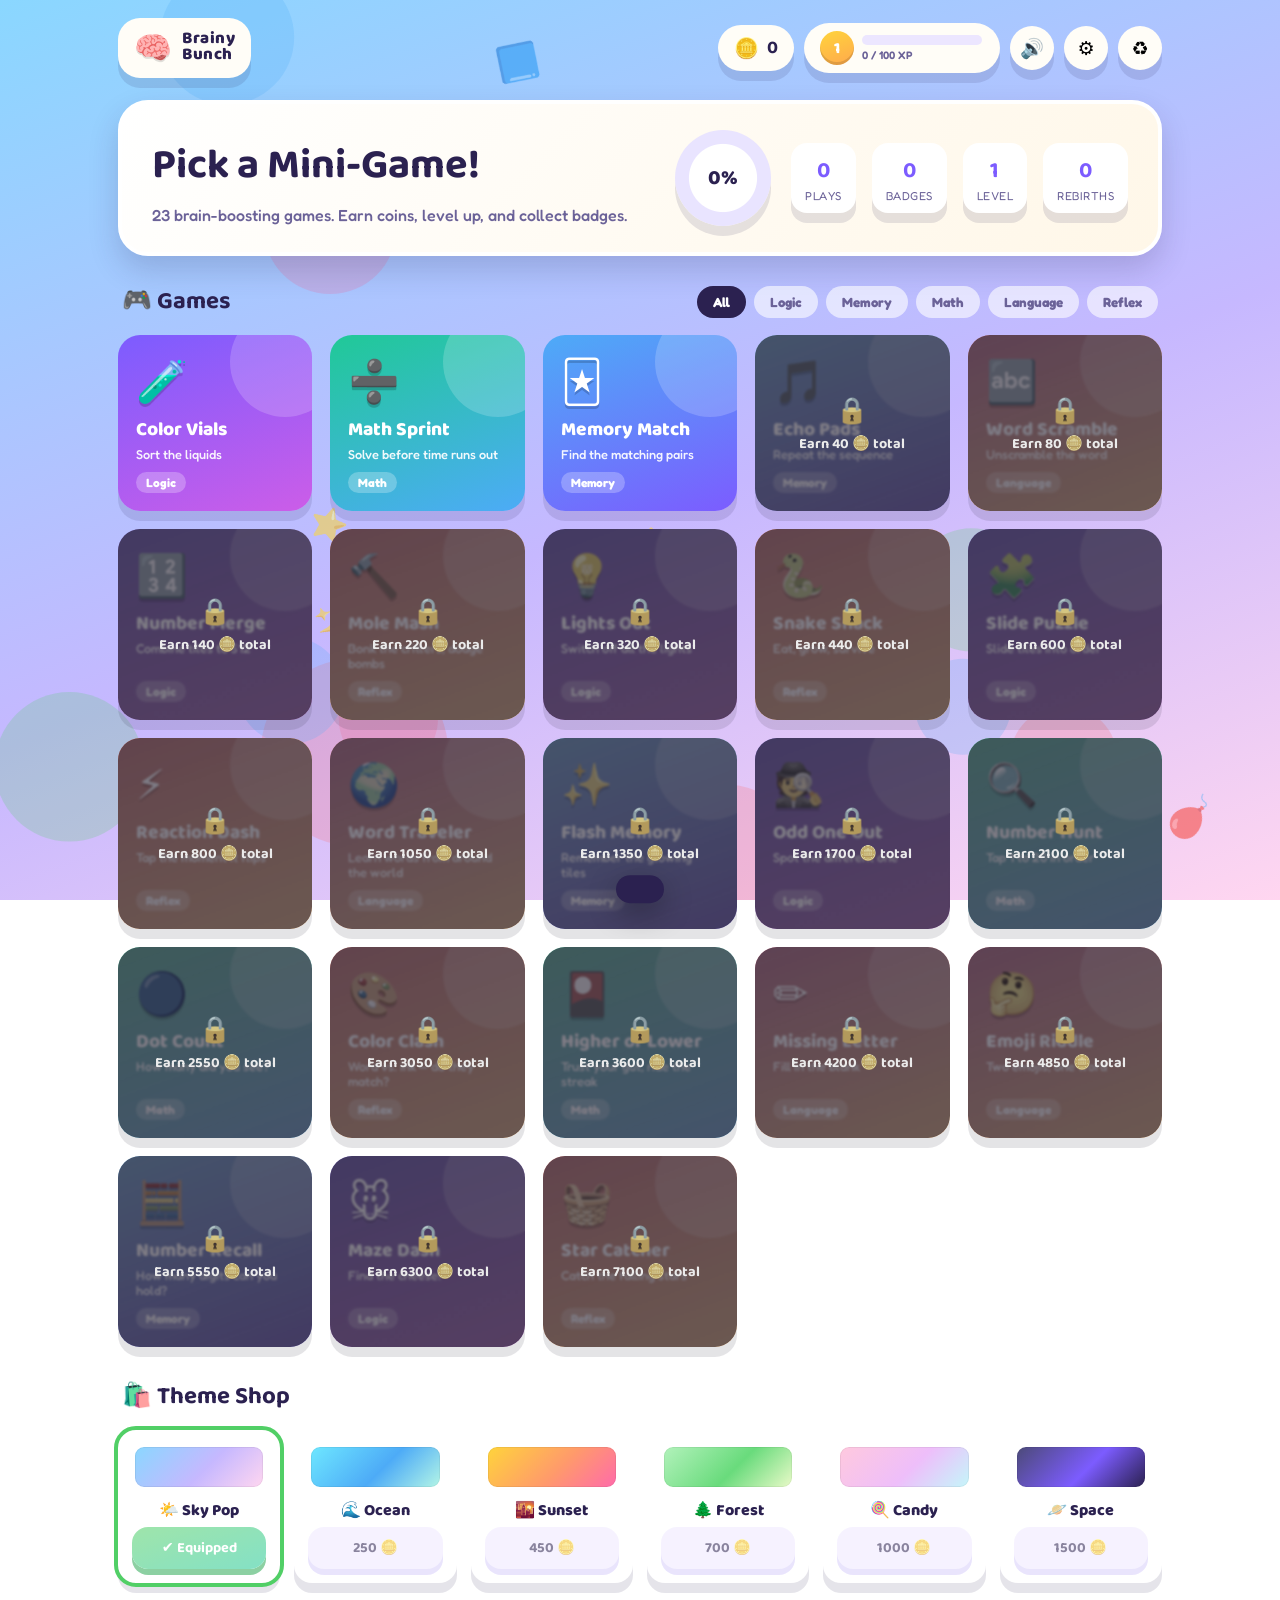
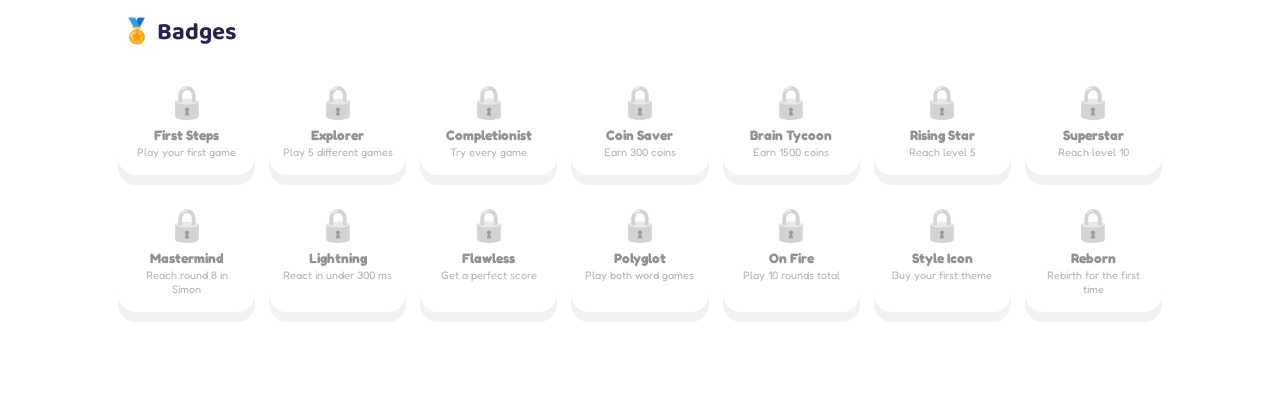
<file: Brainy Bunch mobile redesign/arcade/index.html>
<!DOCTYPE html>
<html lang="en">
<head>
  <meta charset="UTF-8" />
  <meta name="viewport" content="width=device-width, initial-scale=1.0, maximum-scale=1.0, user-scalable=no, viewport-fit=cover" />
  <meta name="theme-color" content="#8ad7ff" />
  <title>Brainy Bunch — Mini-Game Arcade</title>
  <link rel="preconnect" href="https://fonts.googleapis.com" />
  <link rel="preconnect" href="https://fonts.gstatic.com" crossorigin />
  <link href="https://fonts.googleapis.com/css2?family=Fredoka:wght@400;500;600;700&family=Baloo+2:wght@600;700;800&display=swap" rel="stylesheet" />
  <link rel="stylesheet" href="css/style.css" />
</head>
<body>
  <!-- Decorative animated background -->
  <canvas id="bg-canvas" aria-hidden="true"></canvas>

  <div class="app-shell">
    <!-- Top HUD (compact + sticky on mobile) -->
    <header class="topbar">
      <button class="logo" id="logo-btn" title="Home">
        <span class="logo-mark">🧠</span>
        <span class="logo-text">Brainy<br>Bunch</span>
      </button>

      <div class="hud">
        <div class="hud-chip" id="coins-chip" title="Coins">
          <span class="chip-icon">🪙</span>
          <span class="chip-value" id="coin-count">0</span>
        </div>
        <div class="hud-chip level-chip" id="level-chip" title="Level &amp; XP">
          <span class="chip-icon level-badge" id="level-badge">1</span>
          <div class="xp-wrap">
            <div class="xp-bar"><div class="xp-fill" id="xp-fill"></div></div>
            <span class="xp-text" id="xp-text">0 / 100 XP</span>
          </div>
        </div>
        <button class="icon-btn" id="sound-btn" title="Sound on/off">🔊</button>
        <button class="icon-btn" id="settings-btn" title="Settings">⚙️</button>
        <button class="icon-btn topbar-reset" id="reset-btn" title="Reset progress">♻️</button>
      </div>
    </header>

    <main id="main">
      <!-- HOME SCREEN -->
      <section class="screen" id="home-screen" data-tab="games">
        <!-- ===== GAMES TAB ===== -->
        <div class="tab-panel" id="tab-games">
          <div class="hero" id="hero">
            <button class="hero-toggle" id="hero-toggle" aria-expanded="false">
              <div class="ring" id="completion-ring"><span id="completion-pct">0%</span></div>
              <div class="hero-headline">
                <h1>Pick a Mini-Game!</h1>
                <p id="hero-sub">Brain-boosting games. Earn coins, level up, and collect badges.</p>
              </div>
              <span class="hero-chevron" aria-hidden="true">▼</span>
            </button>
            <div class="hero-body" id="hero-body">
              <div class="hero-stats">
                <div><strong id="games-played-stat">0</strong><span>plays</span></div>
                <div><strong id="badges-stat">0</strong><span>badges</span></div>
                <div><strong id="best-streak-stat">0</strong><span>level</span></div>
                <div><strong id="rebirth-stat">0</strong><span>rebirths</span></div>
              </div>
              <button class="rebirth-btn hidden" id="rebirth-btn">🌀 Rebirth — reset &amp; boost all rewards</button>
            </div>
          </div>

          <div class="section-head">
            <h2>🎮 Games</h2>
            <div class="filter-tabs" id="filter-tabs">
              <button class="tab active" data-cat="all">All</button>
              <button class="tab" data-cat="logic">Logic</button>
              <button class="tab" data-cat="memory">Memory</button>
              <button class="tab" data-cat="math">Math</button>
              <button class="tab" data-cat="language">Language</button>
              <button class="tab" data-cat="reflex">Reflex</button>
            </div>
          </div>

          <div class="game-grid" id="game-grid"></div>
        </div>

        <!-- ===== SHOP TAB ===== -->
        <div class="tab-panel" id="tab-shop">
          <div class="section-head"><h2>🛍️ Theme Shop</h2></div>
          <div class="shop-grid" id="shop-grid"></div>
        </div>

        <!-- ===== BADGES TAB ===== -->
        <div class="tab-panel" id="tab-badges">
          <div class="section-head"><h2>🏅 Badges</h2></div>
          <div class="badge-grid" id="badge-grid"></div>
        </div>
      </section>

      <!-- GAME SCREEN -->
      <section class="screen hidden" id="play-screen">
        <div class="play-top">
          <button class="back-btn" id="back-btn" title="Back to menu">‹</button>
          <div class="play-title">
            <span class="play-emoji" id="play-emoji">🎯</span>
            <div>
              <h2 id="play-name">Game</h2>
              <p id="play-desc">Description</p>
            </div>
          </div>
          <div class="play-hud" id="play-hud"></div>
        </div>
        <div class="stage" id="stage"></div>
      </section>
    </main>
  </div>

  <!-- Bottom nav (mobile only) -->
  <nav class="bottom-nav" id="bottom-nav">
    <button class="bnav-btn active" data-tab="games"><span class="bnav-ico">🎮</span>Games</button>
    <button class="bnav-btn" data-tab="shop"><span class="bnav-ico">🛍️</span>Shop</button>
    <button class="bnav-btn" data-tab="badges"><span class="bnav-ico">🏅</span>Badges</button>
  </nav>

  <!-- Particle / confetti overlay -->
  <canvas id="fx-canvas" aria-hidden="true"></canvas>

  <!-- Toast -->
  <div class="toast" id="toast"></div>

  <!-- Result modal / bottom sheet -->
  <div class="modal-backdrop hidden" id="modal-backdrop">
    <div class="modal" id="modal">
      <div class="sheet-grabber" aria-hidden="true"></div>
      <div class="modal-emoji" id="modal-emoji">🎉</div>
      <h2 id="modal-title">Nice!</h2>
      <p id="modal-msg">You did it.</p>
      <div class="modal-rewards" id="modal-rewards"></div>
      <div class="modal-actions">
        <button class="btn btn-primary" id="modal-again">Play again</button>
        <button class="btn btn-ghost" id="modal-menu">Menu</button>
      </div>
    </div>
  </div>

  <!-- Settings modal / bottom sheet -->
  <div class="modal-backdrop hidden" id="settings-backdrop">
    <div class="modal settings-modal">
      <div class="sheet-grabber" aria-hidden="true"></div>
      <div class="modal-emoji">⚙️</div>
      <h2>Settings</h2>
      <div class="setting-row">
        <label for="music-slider">🎵 Music</label>
        <input type="range" class="vol" id="music-slider" min="0" max="100" value="35" />
        <span class="setting-val" id="music-val">35%</span>
      </div>
      <div class="setting-row">
        <label for="sfx-slider">🔔 Sounds</label>
        <input type="range" class="vol" id="sfx-slider" min="0" max="100" value="100" />
        <span class="setting-val" id="sfx-val">100%</span>
      </div>
      <p class="settings-note">The 🔊 button up top mutes everything at once.</p>
      <div class="modal-actions modal-actions-col">
        <button class="btn btn-danger" id="reset-btn-2">♻️ Reset all progress…</button>
        <button class="btn btn-primary" id="settings-close">Done</button>
      </div>
    </div>
  </div>

  <!-- Scripts -->
  <script src="js/fx.js"></script>
  <script src="js/engine.js"></script>
  <script src="js/games/vials.js"></script>
  <script src="js/games/math.js"></script>
  <script src="js/games/memory.js"></script>
  <script src="js/games/simon.js"></script>
  <script src="js/games/scramble.js"></script>
  <script src="js/games/merge.js"></script>
  <script src="js/games/whack.js"></script>
  <script src="js/games/lightsout.js"></script>
  <script src="js/games/snake.js"></script>
  <script src="js/games/slider.js"></script>
  <script src="js/games/reaction.js"></script>
  <script src="js/games/translate.js"></script>
  <script src="js/games/pattern.js"></script>
  <script src="js/games/oddone.js"></script>
  <script src="js/games/numberhunt.js"></script>
  <script src="js/games/dots.js"></script>
  <script src="js/games/stroop.js"></script>
  <script src="js/games/higherlower.js"></script>
  <script src="js/games/missing.js"></script>
  <script src="js/games/emojiriddle.js"></script>
  <script src="js/games/digits.js"></script>
  <script src="js/games/maze.js"></script>
  <script src="js/games/catch.js"></script>
  <script src="js/main.js"></script>
</body>
</html>
</file>
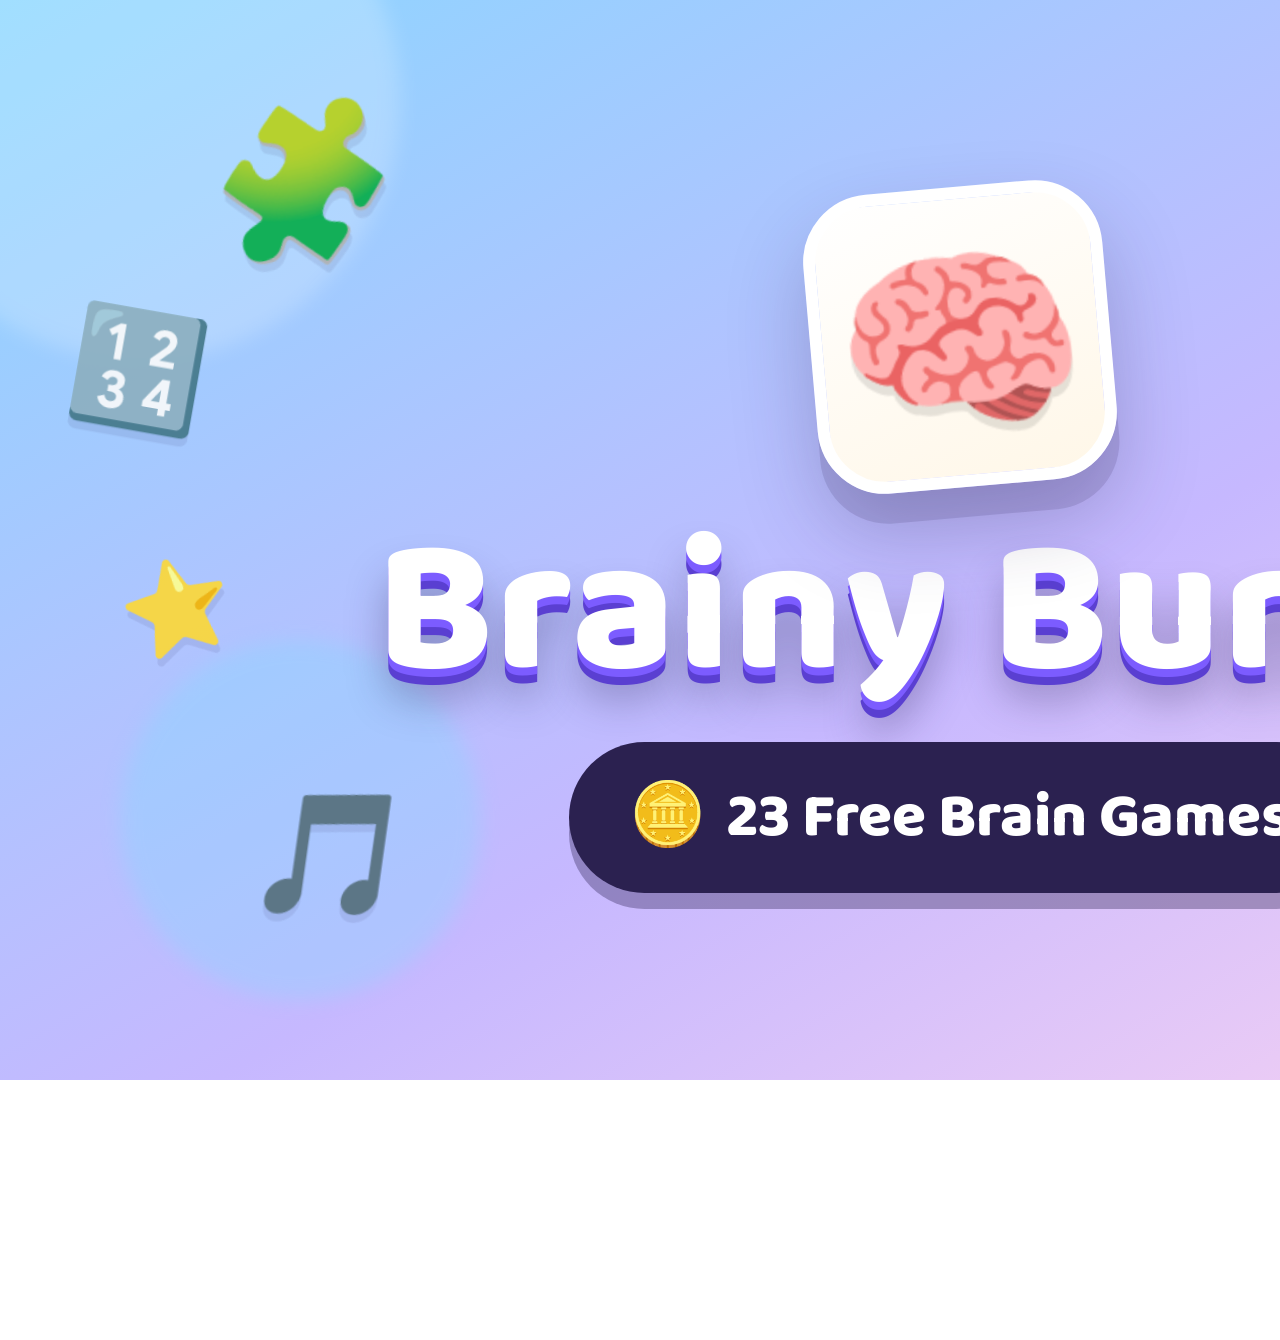
<file: portal/cover.html>
<!DOCTYPE html>
<html lang="en">
<head>
<meta charset="UTF-8" />
<link rel="preconnect" href="https://fonts.googleapis.com" />
<link rel="preconnect" href="https://fonts.gstatic.com" crossorigin />
<link href="https://fonts.googleapis.com/css2?family=Baloo+2:wght@700;800&family=Fredoka:wght@500;600;700&display=swap" rel="stylesheet" />
<style>
  * { margin: 0; padding: 0; box-sizing: border-box; }
  html, body { width: 1920px; height: 1080px; overflow: hidden; }
  body {
    font-family: 'Fredoka', system-ui, sans-serif;
    background: linear-gradient(150deg, #8ad7ff 0%, #c6b8ff 55%, #ffd6f0 100%);
    position: relative;
  }
  /* soft glow blobs */
  .blob { position: absolute; border-radius: 50%; filter: blur(10px); opacity: .5; }
  .b1 { width: 520px; height: 520px; background: #ffffff66; top: -160px; left: -120px; }
  .b2 { width: 640px; height: 640px; background: #ffd6f088; bottom: -260px; right: -160px; }
  .b3 { width: 360px; height: 360px; background: #6ee7ff77; bottom: 80px; left: 120px; }

  /* scattered decorative emoji */
  .deco { position: absolute; opacity: .9; filter: drop-shadow(0 8px 0 rgba(43,33,80,.10)); }

  .stage { position: absolute; inset: 0; display: flex; flex-direction: column;
           align-items: center; justify-content: center; gap: 40px; }

  .badge {
    width: 300px; height: 300px; border-radius: 68px;
    background: linear-gradient(160deg, #ffffff, #fff7e8);
    border: 12px solid #ffffff;
    box-shadow: 0 30px 0 rgba(43,33,80,.14), 0 40px 80px rgba(43,33,80,.25);
    display: grid; place-items: center;
    transform: rotate(-5deg);
  }
  .badge span { font-size: 200px; line-height: 1; filter: drop-shadow(0 10px 0 rgba(0,0,0,.10)); }

  .title {
    font-family: 'Baloo 2', sans-serif; font-weight: 800;
    font-size: 190px; line-height: .92; color: #fff; text-align: center;
    letter-spacing: 2px;
    text-shadow: 0 8px 0 #7c5cff, 0 16px 0 #5a3fd1, 0 30px 40px rgba(43,33,80,.35);
  }
  .tagpill {
    display: inline-flex; align-items: center; gap: 20px;
    background: #2b2150; color: #fff; font-family: 'Baloo 2', sans-serif; font-weight: 800;
    font-size: 62px; padding: 26px 60px; border-radius: 999px;
    box-shadow: 0 16px 0 rgba(43,33,80,.35);
  }
  .tagpill .coin { color: #ffd43b; }
</style>
</head>
<body>
  <div class="blob b1"></div>
  <div class="blob b2"></div>
  <div class="blob b3"></div>

  <!-- decorative game emojis -->
  <div class="deco" style="top:90px;  left:210px;  font-size:150px; transform:rotate(-12deg)">🧩</div>
  <div class="deco" style="top:300px; left:70px;   font-size:110px; transform:rotate(10deg)">🔢</div>
  <div class="deco" style="bottom:150px;left:250px; font-size:130px; transform:rotate(8deg)">🎵</div>
  <div class="deco" style="top:140px;  right:230px; font-size:150px; transform:rotate(12deg)">🎯</div>
  <div class="deco" style="top:380px;  right:90px;  font-size:120px; transform:rotate(-9deg)">🃏</div>
  <div class="deco" style="bottom:130px;right:250px; font-size:135px; transform:rotate(-11deg)">⚡</div>
  <div class="deco" style="bottom:400px;right:120px; font-size:90px;  transform:rotate(14deg)">🪙</div>
  <div class="deco" style="bottom:420px;left:120px;  font-size:90px;  transform:rotate(-14deg)">⭐</div>

  <div class="stage">
    <div class="badge"><span>🧠</span></div>
    <div class="title">Brainy&nbsp;Bunch</div>
    <div class="tagpill"><span class="coin">🪙</span> 23 Free Brain Games</div>
  </div>
</body>
</html>
</file>
<file: Brainy Bunch mobile redesign/arcade/css/style.css>
/* ===================================================================
   Brainy Bunch — cartoony mini-game arcade
   =================================================================== */

:root {
  --sky-1: #8ad7ff;
  --sky-2: #c6b8ff;
  --sky-3: #ffd6f0;

  --ink: #2b2150;
  --ink-soft: #6b6298;
  --paper: #fffdf7;
  --paper-2: #fff7e8;

  --p-red:    #ff6b6b;
  --p-orange: #ffa94d;
  --p-yellow: #ffd43b;
  --p-green:  #51cf66;
  --p-teal:   #20c997;
  --p-blue:   #4dabf7;
  --p-indigo: #7c5cff;
  --p-pink:   #f06595;
  --p-purple: #cc5de8;

  --good: #2fbf71;
  --bad: #ff5d6c;

  --shadow: 0 10px 0 rgba(43, 33, 80, 0.12);
  --shadow-soft: 0 14px 30px rgba(43, 33, 80, 0.18);
  --radius: 22px;
  --radius-lg: 30px;

  --font-display: 'Baloo 2', 'Fredoka', system-ui, sans-serif;
  --font-body: 'Fredoka', system-ui, 'Segoe UI', sans-serif;
}

* { box-sizing: border-box; }
html, body { height: 100%; }

body {
  margin: 0;
  font-family: var(--font-body);
  color: var(--ink);
  background: linear-gradient(160deg, var(--sky-1) 0%, var(--sky-2) 55%, var(--sky-3) 100%);
  background-attachment: fixed;
  overflow-x: hidden;
  -webkit-tap-highlight-color: transparent;
}

#bg-canvas {
  position: fixed; inset: 0;
  width: 100%; height: 100%;
  z-index: 0;
  pointer-events: none;
}

#fx-canvas {
  position: fixed; inset: 0;
  width: 100%; height: 100%;
  z-index: 90;
  pointer-events: none;
}

button { font-family: inherit; }

.hidden { display: none !important; }

/* ---------- App shell ---------- */
.app-shell {
  position: relative;
  z-index: 1;
  max-width: 1080px;
  margin: 0 auto;
  padding: 18px 18px 60px;
}

/* ---------- Top bar ---------- */
.topbar {
  display: flex;
  align-items: center;
  justify-content: space-between;
  gap: 14px;
  flex-wrap: wrap;
  margin-bottom: 22px;
}

.logo {
  display: flex;
  align-items: center;
  gap: 10px;
  border: none;
  background: var(--paper);
  border-radius: var(--radius);
  padding: 10px 16px 12px;
  cursor: pointer;
  box-shadow: var(--shadow);
  transition: transform .12s ease;
}
.logo:active { transform: translateY(3px); box-shadow: 0 6px 0 rgba(43,33,80,.12); }
.logo-mark { font-size: 1.9rem; filter: drop-shadow(0 2px 0 rgba(0,0,0,.12)); }
.logo-text {
  font-family: var(--font-display);
  font-weight: 800;
  font-size: 1.05rem;
  line-height: .95;
  text-align: left;
  color: var(--ink);
  letter-spacing: .5px;
}

.hud {
  display: flex;
  align-items: center;
  gap: 10px;
  flex-wrap: wrap;
}

.hud-chip {
  display: flex;
  align-items: center;
  gap: 8px;
  background: var(--paper);
  border-radius: 999px;
  padding: 8px 16px;
  box-shadow: var(--shadow);
  font-weight: 700;
}
.chip-icon { font-size: 1.25rem; }
.chip-value { font-family: var(--font-display); font-size: 1.15rem; }

.level-chip { padding-right: 18px; }
.level-badge {
  display: grid; place-items: center;
  width: 34px; height: 34px;
  background: linear-gradient(160deg, var(--p-yellow), var(--p-orange));
  color: #fff;
  border-radius: 50%;
  font-family: var(--font-display);
  font-weight: 800;
  font-size: 1rem;
  box-shadow: inset 0 -3px 0 rgba(0,0,0,.12);
}
.xp-wrap { display: flex; flex-direction: column; gap: 3px; min-width: 120px; }
.xp-bar {
  height: 10px;
  background: #ece6ff;
  border-radius: 999px;
  overflow: hidden;
}
.xp-fill {
  height: 100%; width: 0%;
  background: linear-gradient(90deg, var(--p-indigo), var(--p-pink));
  border-radius: 999px;
  transition: width .5s cubic-bezier(.2,.9,.3,1.2);
}
.xp-text { font-size: .68rem; color: var(--ink-soft); font-weight: 600; }

.icon-btn {
  width: 44px; height: 44px;
  border: none;
  background: var(--paper);
  border-radius: 50%;
  font-size: 1.2rem;
  cursor: pointer;
  box-shadow: var(--shadow);
  transition: transform .12s ease;
}
.icon-btn:active { transform: translateY(3px); box-shadow: 0 5px 0 rgba(43,33,80,.12); }
.icon-btn.muted { opacity: .55; }

/* ---------- Hero ---------- */
.hero {
  display: flex;
  align-items: center;
  justify-content: space-between;
  gap: 20px;
  flex-wrap: wrap;
  background: linear-gradient(135deg, #ffffff 0%, var(--paper-2) 100%);
  border-radius: var(--radius-lg);
  padding: 26px 30px;
  box-shadow: var(--shadow-soft);
  margin-bottom: 26px;
  border: 4px solid #fff;
}
.hero-text h1 {
  font-family: var(--font-display);
  font-size: clamp(1.7rem, 4vw, 2.6rem);
  margin: 0 0 6px;
  color: var(--ink);
}
.hero-text p { margin: 0; color: var(--ink-soft); font-weight: 500; }

.hero-progress { display: flex; align-items: center; gap: 22px; }
.ring {
  --pct: 0;
  width: 96px; height: 96px;
  border-radius: 50%;
  display: grid; place-items: center;
  background:
    radial-gradient(closest-side, #fff 70%, transparent 72% 100%),
    conic-gradient(var(--p-green) calc(var(--pct) * 1%), #e9e4ff 0);
  font-family: var(--font-display);
  font-weight: 800;
  font-size: 1.3rem;
  color: var(--ink);
  box-shadow: var(--shadow);
}
.hero-stats { display: flex; gap: 16px; }
.hero-stats > div {
  display: flex; flex-direction: column; align-items: center;
  background: #fff; border-radius: 16px; padding: 10px 14px;
  box-shadow: var(--shadow); min-width: 64px;
}
.hero-stats strong { font-family: var(--font-display); font-size: 1.4rem; color: var(--p-indigo); }
.hero-stats span { font-size: .72rem; color: var(--ink-soft); text-transform: uppercase; letter-spacing: .5px; }

/* ---------- Sections ---------- */
.section-head {
  display: flex; align-items: center; justify-content: space-between;
  flex-wrap: wrap; gap: 12px;
  margin: 8px 4px 14px;
}
.section-head h2 { font-family: var(--font-display); margin: 0; font-size: 1.5rem; }

.filter-tabs { display: flex; gap: 8px; flex-wrap: wrap; }
.tab {
  border: none;
  background: rgba(255,255,255,.6);
  color: var(--ink-soft);
  font-weight: 700;
  padding: 8px 16px;
  border-radius: 999px;
  cursor: pointer;
  transition: all .15s ease;
}
.tab:hover { background: #fff; }
.tab.active { background: var(--ink); color: #fff; }

/* ---------- Game grid ---------- */
.game-grid {
  display: grid;
  grid-template-columns: repeat(auto-fill, minmax(190px, 1fr));
  gap: 18px;
  margin-bottom: 30px;
}

.game-card {
  position: relative;
  border: none;
  text-align: left;
  border-radius: var(--radius);
  padding: 20px 18px 18px;
  cursor: pointer;
  color: #fff;
  overflow: hidden;
  box-shadow: var(--shadow);
  transition: transform .15s cubic-bezier(.2,.8,.3,1.4), box-shadow .15s ease;
  min-height: 150px;
  display: flex;
  flex-direction: column;
  justify-content: space-between;
}
.game-card::after {
  content: "";
  position: absolute; right: -28px; top: -28px;
  width: 110px; height: 110px;
  background: rgba(255,255,255,.18);
  border-radius: 50%;
}
.game-card:hover { transform: translateY(-6px) rotate(-1deg); box-shadow: 0 18px 0 rgba(43,33,80,.12); }
.game-card:active { transform: translateY(0); }

.gc-emoji { font-size: 2.6rem; filter: drop-shadow(0 3px 0 rgba(0,0,0,.18)); position: relative; z-index: 1; }
.gc-name { font-family: var(--font-display); font-weight: 800; font-size: 1.2rem; margin: 8px 0 2px; position: relative; z-index: 1; }
.gc-tag { font-size: .8rem; opacity: .92; font-weight: 500; position: relative; z-index: 1; }
.gc-meta {
  display: flex; align-items: center; gap: 6px;
  margin-top: 10px; position: relative; z-index: 1;
  font-size: .75rem; font-weight: 700;
}
.gc-cat {
  background: rgba(255,255,255,.25);
  padding: 3px 10px; border-radius: 999px;
}
.gc-best { margin-left: auto; background: rgba(0,0,0,.18); padding: 3px 10px; border-radius: 999px; }

.game-card.locked { cursor: not-allowed; filter: grayscale(.55) brightness(.92); }
.lock-overlay {
  position: absolute; inset: 0;
  background: rgba(40,30,70,.55);
  display: grid; place-items: center;
  z-index: 2;
  backdrop-filter: blur(1px);
}
.lock-overlay span { font-family: var(--font-display); font-weight: 700; font-size: .9rem; text-align: center; }
.lock-overlay .lock-icon { font-size: 1.6rem; display: block; }

/* ---------- Badge grid ---------- */
.badge-grid {
  display: grid;
  grid-template-columns: repeat(auto-fill, minmax(130px, 1fr));
  gap: 14px;
  margin-bottom: 30px;
}
.badge {
  background: #fff;
  border-radius: 18px;
  padding: 16px 12px;
  text-align: center;
  box-shadow: var(--shadow);
  transition: transform .15s ease;
}
.badge.locked { opacity: .5; filter: grayscale(1); }
.badge.earned { animation: pop .4s ease; }
.badge-icon { font-size: 2rem; }
.badge-name { font-weight: 700; font-size: .85rem; margin-top: 6px; }
.badge-desc { font-size: .68rem; color: var(--ink-soft); margin-top: 2px; }

/* ---------- Play screen ---------- */
.play-top {
  display: flex; align-items: center; gap: 16px; flex-wrap: wrap;
  background: #fff;
  border-radius: var(--radius);
  padding: 14px 18px;
  box-shadow: var(--shadow);
  margin-bottom: 18px;
}
.back-btn {
  border: none;
  background: var(--ink);
  color: #fff;
  font-weight: 700;
  font-size: 1rem;
  padding: 10px 18px;
  border-radius: 14px;
  cursor: pointer;
  box-shadow: 0 5px 0 rgba(43,33,80,.35);
  transition: transform .1s ease;
}
.back-btn:active { transform: translateY(4px); box-shadow: none; }
.play-title { display: flex; align-items: center; gap: 12px; flex: 1; min-width: 200px; }
.play-emoji { font-size: 2.2rem; }
.play-title h2 { font-family: var(--font-display); margin: 0; font-size: 1.4rem; }
.play-title p { margin: 0; color: var(--ink-soft); font-size: .85rem; }

.play-hud { display: flex; gap: 10px; flex-wrap: wrap; }
.stat-pill {
  background: var(--paper-2);
  border-radius: 14px;
  padding: 8px 14px;
  text-align: center;
  min-width: 70px;
  box-shadow: inset 0 -3px 0 rgba(43,33,80,.06);
}
.stat-pill .sp-label { font-size: .66rem; text-transform: uppercase; letter-spacing: .5px; color: var(--ink-soft); font-weight: 700; }
.stat-pill .sp-value { font-family: var(--font-display); font-size: 1.25rem; font-weight: 800; }
.stat-pill.flash { animation: flashPill .4s ease; }

.stage {
  background: linear-gradient(160deg, #ffffff, var(--paper-2));
  border-radius: var(--radius-lg);
  padding: 24px;
  min-height: 440px;
  box-shadow: var(--shadow-soft);
  border: 4px solid #fff;
  display: flex;
  flex-direction: column;
  align-items: center;
  justify-content: center;
  position: relative;
  overflow: hidden;
}
.stage.shake { animation: shake .4s ease; }

/* ---------- Generic UI bits used by games ---------- */
.btn {
  border: none;
  border-radius: 16px;
  padding: 12px 22px;
  font-family: var(--font-display);
  font-weight: 700;
  font-size: 1rem;
  cursor: pointer;
  transition: transform .1s ease, filter .1s ease;
}
.btn:active { transform: translateY(3px); }
.btn-primary {
  background: linear-gradient(160deg, var(--p-indigo), var(--p-purple));
  color: #fff;
  box-shadow: 0 6px 0 #5a3fd1;
}
.btn-primary:active { box-shadow: 0 3px 0 #5a3fd1; }
.btn-ghost {
  background: #efe9ff;
  color: var(--ink);
  box-shadow: 0 6px 0 #d8cffb;
}
.btn-ghost:active { box-shadow: 0 3px 0 #d8cffb; }
.btn-good { background: linear-gradient(160deg, var(--p-green), var(--p-teal)); color:#fff; box-shadow: 0 6px 0 #2faa57; }

.game-msg {
  font-family: var(--font-display);
  font-size: 1.3rem;
  text-align: center;
  color: var(--ink);
}
.game-sub { color: var(--ink-soft); text-align: center; margin-top: 4px; }

.choice-grid { display: grid; grid-template-columns: repeat(2, 1fr); gap: 14px; width: 100%; max-width: 460px; }
.choice {
  border: none;
  background: #fff;
  border-radius: 18px;
  padding: 18px;
  font-family: var(--font-display);
  font-size: 1.5rem;
  font-weight: 800;
  color: var(--ink);
  cursor: pointer;
  box-shadow: 0 6px 0 rgba(43,33,80,.12);
  transition: transform .08s ease;
}
.choice:hover { transform: translateY(-3px); }
.choice:active { transform: translateY(2px); box-shadow: 0 2px 0 rgba(43,33,80,.12); }
.choice.correct { background: var(--good); color: #fff; box-shadow: 0 6px 0 #259458; animation: pop .35s ease; }
.choice.wrong { background: var(--bad); color: #fff; box-shadow: 0 6px 0 #cc4654; animation: shake .35s ease; }

.countdown-big {
  font-family: var(--font-display);
  font-size: 6rem;
  font-weight: 800;
  color: var(--p-indigo);
  animation: pop .4s ease;
}

/* ---------- Toast ---------- */
.toast {
  position: fixed;
  left: 50%; bottom: 36px;
  transform: translate(-50%, 140%);
  background: var(--ink);
  color: #fff;
  padding: 14px 24px;
  border-radius: 999px;
  font-weight: 700;
  z-index: 120;
  box-shadow: 0 10px 30px rgba(0,0,0,.3);
  transition: transform .35s cubic-bezier(.2,.9,.3,1.4);
  max-width: 90vw;
  text-align: center;
}
.toast.show { transform: translate(-50%, 0); }

/* ---------- Modal ---------- */
.modal-backdrop {
  position: fixed; inset: 0;
  background: rgba(40,30,70,.5);
  backdrop-filter: blur(3px);
  display: grid; place-items: center;
  z-index: 110;
  animation: fade .25s ease;
}
.modal {
  background: linear-gradient(160deg, #fff, var(--paper-2));
  border-radius: var(--radius-lg);
  padding: 34px 32px 28px;
  width: min(420px, 90vw);
  text-align: center;
  box-shadow: var(--shadow-soft);
  border: 5px solid #fff;
  animation: popIn .45s cubic-bezier(.2,.9,.3,1.5);
}
.modal-emoji { font-size: 4rem; animation: bounce 1s ease infinite; }
.modal h2 { font-family: var(--font-display); font-size: 2rem; margin: 6px 0 4px; }
.modal p { color: var(--ink-soft); margin: 0 0 16px; font-weight: 500; }
.modal-rewards { display: flex; justify-content: center; gap: 12px; flex-wrap: wrap; margin-bottom: 20px; }
.reward-pill {
  background: #fff; border-radius: 14px; padding: 10px 16px;
  font-weight: 800; font-family: var(--font-display);
  box-shadow: var(--shadow); display: flex; align-items: center; gap: 6px;
}
.reward-pill.coins { color: var(--p-orange); }
.reward-pill.xp { color: var(--p-indigo); }
.modal-actions { display: flex; gap: 12px; justify-content: center; }

/* ---------- Settings ---------- */
.setting-row { display: flex; align-items: center; gap: 12px; margin: 18px 0; }
.setting-row label { font-weight: 700; min-width: 92px; text-align: left; }
.setting-val {
  min-width: 52px; text-align: right;
  font-family: var(--font-display); font-weight: 800; color: var(--p-indigo);
}
input[type="range"].vol {
  flex: 1;
  -webkit-appearance: none; appearance: none;
  height: 12px; border-radius: 999px;
  background: linear-gradient(90deg, var(--p-indigo) 50%, #e9e4ff 50%);
  outline: none; cursor: pointer;
}
input[type="range"].vol::-webkit-slider-thumb {
  -webkit-appearance: none; appearance: none;
  width: 26px; height: 26px; border-radius: 50%;
  background: #fff; border: 4px solid var(--p-indigo);
  box-shadow: 0 3px 0 rgba(43,33,80,.25);
}
input[type="range"].vol::-moz-range-thumb {
  width: 20px; height: 20px; border-radius: 50%;
  background: #fff; border: 4px solid var(--p-indigo);
  box-shadow: 0 3px 0 rgba(43,33,80,.25);
}
.settings-note { font-size: .8rem; color: var(--ink-soft); margin: 10px 0 16px; }

/* ---------- Animations ---------- */
@keyframes pop { 0%{transform:scale(.7)} 60%{transform:scale(1.15)} 100%{transform:scale(1)} }
@keyframes popIn { 0%{transform:scale(.5);opacity:0} 100%{transform:scale(1);opacity:1} }
@keyframes bounce { 0%,100%{transform:translateY(0)} 50%{transform:translateY(-10px)} }
@keyframes fade { from{opacity:0} to{opacity:1} }
@keyframes shake { 0%,100%{transform:translateX(0)} 20%{transform:translateX(-10px)} 40%{transform:translateX(9px)} 60%{transform:translateX(-7px)} 80%{transform:translateX(5px)} }
@keyframes flashPill { 0%{background:var(--p-yellow)} 100%{background:var(--paper-2)} }
@keyframes floatUp { from{transform:translateY(0);opacity:1} to{transform:translateY(-60px);opacity:0} }

.float-pts {
  position: fixed;
  font-family: var(--font-display);
  font-weight: 800;
  font-size: 1.4rem;
  color: var(--p-orange);
  text-shadow: 0 2px 0 #fff;
  pointer-events: none;
  z-index: 95;
  animation: floatUp .9s ease forwards;
}

/* tap ripple */
.fx-ripple {
  position: fixed;
  width: 14px; height: 14px;
  margin: -7px 0 0 -7px;
  border: 3px solid rgba(124, 92, 255, 0.7);
  border-radius: 50%;
  pointer-events: none;
  z-index: 94;
  animation: rippleOut .6s ease-out forwards;
}
@keyframes rippleOut {
  from { transform: scale(0.3); opacity: .9; }
  to   { transform: scale(7); opacity: 0; }
}

/* full-screen flash */
.fx-flash {
  position: fixed; inset: 0;
  pointer-events: none;
  z-index: 100;
  opacity: 1;
  transition: opacity .4s ease;
}

/* celebratory glow pulse (added to .stage on win) */
.stage.celebrate { animation: celebrateGlow 1.1s ease; }
@keyframes celebrateGlow {
  0%   { box-shadow: var(--shadow-soft); }
  35%  { box-shadow: 0 0 0 6px rgba(255,212,59,.45), 0 0 60px 10px rgba(124,92,255,.45); }
  100% { box-shadow: var(--shadow-soft); }
}

/* ===================================================================
   New shell components — desktop defaults (mobile-first overrides below)
   =================================================================== */

/* hero is a single collapsible block; on desktop it always shows expanded */
.hero { flex-wrap: wrap; }
.hero-toggle {
  display: flex; align-items: center; gap: 22px;
  flex: 1 1 320px; border: none; background: none; padding: 0;
  text-align: left; color: inherit; font: inherit; cursor: default;
}
.hero-headline { flex: 1; order: 0; }
.hero-headline h1 { font-family: var(--font-display); font-size: clamp(1.7rem, 4vw, 2.6rem); margin: 0 0 6px; color: var(--ink); }
.hero-headline p { margin: 0; color: var(--ink-soft); font-weight: 500; }
.hero-toggle .ring { order: 1; }
.hero-chevron { display: none; }
.hero-body { display: flex; align-items: center; gap: 20px; flex-wrap: wrap; }

/* home tabs: on desktop every panel is visible (stacked) */
.tab-panel { display: block; }

/* bottom nav + sheet grabbers: mobile-only, hidden on desktop */
.bottom-nav { display: none; }
.sheet-grabber { display: none; }
.modal-actions-col { flex-direction: column; }
.modal-actions-col .btn { width: 100%; }
.btn-danger { background: #ffe3e6; color: #cc4654; box-shadow: 0 6px 0 #f3b3bb; }
.btn-danger:active { box-shadow: 0 3px 0 #f3b3bb; }

/* ---------- Touch: neutralise sticky :hover on touch devices ---------- */
@media (hover: none) {
  .game-card:hover { transform: none; box-shadow: var(--shadow); }
  .shop-card:hover, .choice:hover, .vial:hover { transform: none; }
  .tab:hover { background: rgba(255,255,255,.6); }
  .simon-pad:not(:disabled):hover { opacity: .5; }
}

/* ===================================================================
   MOBILE (phone-first)  ≤ 720px
   =================================================================== */
@media (max-width: 720px) {
  .app-shell { padding: 0; max-width: none; }
  #main { padding: 0 12px calc(96px + env(safe-area-inset-bottom)); }

  /* ---- compact sticky header ---- */
  .topbar {
    position: sticky; top: 0; z-index: 40;
    margin: 0 0 12px; padding: calc(8px + env(safe-area-inset-top)) 12px 10px;
    gap: 8px; flex-wrap: nowrap;
    background: color-mix(in srgb, var(--paper) 88%, transparent);
    -webkit-backdrop-filter: blur(10px); backdrop-filter: blur(10px);
    border-radius: 0 0 22px 22px;
    box-shadow: 0 4px 0 rgba(43,33,80,.06);
  }
  .logo { padding: 0; width: 44px; height: 44px; justify-content: center; border-radius: 16px; }
  .logo-mark { font-size: 1.5rem; }
  .logo-text { display: none; }
  .hud { gap: 8px; flex: 1; flex-wrap: nowrap; }
  .hud-chip { padding: 0 12px; height: 44px; }
  .level-chip { flex: 1; min-width: 0; padding-right: 12px; }
  .xp-wrap { min-width: 0; flex: 1; }
  .xp-text { display: none; }
  .level-badge { width: 30px; height: 30px; font-size: .9rem; }
  .chip-value { font-size: 1.05rem; }
  .topbar-reset { display: none; }   /* Reset lives in Settings on mobile */

  /* ---- home tabs via bottom nav ---- */
  .tab-panel { display: none; }
  #home-screen[data-tab="games"]  #tab-games,
  #home-screen[data-tab="shop"]   #tab-shop,
  #home-screen[data-tab="badges"] #tab-badges { display: block; }

  .bottom-nav {
    display: grid; grid-template-columns: repeat(3, 1fr); gap: 6px;
    position: fixed; left: 12px; right: 12px;
    bottom: max(12px, env(safe-area-inset-bottom));
    z-index: 45; padding: 8px;
    background: var(--paper); border-radius: 24px;
    box-shadow: 0 8px 0 rgba(43,33,80,.18);
  }
  .bnav-btn {
    border: none; background: none; cursor: pointer;
    height: 52px; border-radius: 18px;
    display: flex; flex-direction: column; align-items: center; justify-content: center; gap: 1px;
    font-family: var(--font-body); font-weight: 700; font-size: .72rem; color: var(--ink-soft);
  }
  .bnav-ico { font-size: 1.2rem; }
  .bnav-btn.active { background: linear-gradient(160deg, var(--p-indigo), var(--p-pink)); color: #fff; }
  .bnav-btn:active { transform: translateY(2px); }
  body.playing .bottom-nav { display: none; }

  /* ---- collapsible hero ---- */
  .hero {
    flex-direction: column; align-items: stretch; gap: 12px;
    padding: 12px 14px; border-radius: var(--radius); margin-bottom: 14px;
  }
  .hero-toggle { width: 100%; gap: 12px; cursor: pointer; }
  .hero-toggle .ring { order: 0; width: 54px; height: 54px; font-size: .85rem; }
  .hero-headline { order: 1; }
  .hero-headline h1 { font-size: 1.15rem; margin: 0; }
  .hero-headline p { font-size: .8rem; }
  .hero-chevron {
    display: grid; place-items: center; order: 2;
    width: 32px; height: 32px; border-radius: 50%;
    background: #efe9ff; color: var(--p-indigo); font-size: .8rem;
    transition: transform .25s ease; flex: 0 0 auto;
  }
  .hero.expanded .hero-chevron { transform: rotate(180deg); }
  .hero-body { display: none; flex-direction: column; align-items: stretch; gap: 10px; }
  .hero.expanded .hero-body { display: flex; }
  .hero-stats { display: grid; grid-template-columns: repeat(4, 1fr); gap: 8px; }
  .hero-stats > div { min-width: 0; padding: 8px 4px; border-radius: 14px; }
  .hero-stats strong { font-size: 1.2rem; }

  /* ---- section head + filter chips ---- */
  .section-head { margin: 6px 2px 12px; }
  .section-head h2 { font-size: 1.35rem; }
  .filter-tabs {
    flex-wrap: nowrap; overflow-x: auto; gap: 8px;
    margin: 0 -12px; padding: 2px 12px 6px; scrollbar-width: none;
    -webkit-overflow-scrolling: touch;
  }
  .filter-tabs::-webkit-scrollbar { display: none; }
  .tab { flex: 0 0 auto; height: 44px; display: flex; align-items: center; padding: 0 18px; }

  /* ---- game grid: 2 columns ---- */
  .game-grid { grid-template-columns: 1fr 1fr; gap: 12px; margin-bottom: 12px; }
  .game-card { min-height: 132px; padding: 14px 12px 12px; border-radius: 20px; box-shadow: 0 6px 0 rgba(43,33,80,.12); }
  .game-card:active { transform: translateY(3px); box-shadow: 0 2px 0 rgba(43,33,80,.12); }
  .gc-emoji { font-size: 2.1rem; }
  .gc-name { font-size: 1rem; }
  .gc-tag { font-size: .72rem; }

  .shop-grid { grid-template-columns: 1fr 1fr; }
  .badge-grid { grid-template-columns: 1fr 1fr; }

  /* ---- play screen: near-full-bleed stage ---- */
  .play-top {
    gap: 10px; padding: 8px 10px; border-radius: 18px; margin-bottom: 10px;
    flex-wrap: nowrap;
  }
  .back-btn {
    width: 44px; height: 44px; flex: 0 0 auto; padding: 0 0 3px;
    border-radius: 50%; font-size: 1.5rem; line-height: 1;
  }
  .play-title { min-width: 0; gap: 8px; }
  .play-emoji { font-size: 1.6rem; }
  .play-title h2 { font-size: 1.05rem; }
  .play-title p { font-size: .72rem; white-space: nowrap; overflow: hidden; text-overflow: ellipsis; }
  .play-hud { width: auto; gap: 6px; flex-wrap: nowrap; }
  .stat-pill { min-width: 52px; padding: 4px 10px; }
  .stat-pill .sp-value { font-size: 1.05rem; }

  .stage {
    margin: 0 -4px; padding: 12px 10px calc(20px + env(safe-area-inset-bottom));
    border-radius: 24px; min-height: 62vh; border-width: 3px;
  }
  .center-col { gap: 14px; }

  /* ---- modals become bottom sheets ---- */
  .modal-backdrop { align-items: flex-end; }
  .modal {
    width: 100%; max-width: none; border-radius: 28px 28px 0 0;
    padding: 12px 20px calc(28px + env(safe-area-inset-bottom));
    border-bottom: none; animation: sheetUp .35s cubic-bezier(.2,.9,.3,1.2);
  }
  .sheet-grabber {
    display: block; width: 44px; height: 5px; border-radius: 999px;
    background: #d8cffb; margin: 0 auto 8px;
  }
  .modal-emoji { font-size: 3.2rem; }
  .modal h2 { font-size: 1.7rem; }
  .modal-actions { flex-direction: column; }
  .modal-actions .btn { width: 100%; padding: 15px 22px; }
  .setting-row { min-height: 44px; }

  /* toast clears the bottom nav */
  .toast { bottom: calc(84px + env(safe-area-inset-bottom)); }
}
@keyframes sheetUp { from { transform: translateY(100%); } to { transform: translateY(0); } }

/* ===================================================================
   TABLET  721–1024px
   =================================================================== */
@media (min-width: 721px) and (max-width: 1024px) {
  .app-shell { padding: 16px 20px 40px; }
  .game-grid { grid-template-columns: repeat(3, 1fr); gap: 14px; }
}

/* ===================================================================
   Game-specific styles
   =================================================================== */
.center-col { display: flex; flex-direction: column; align-items: center; gap: 18px; width: 100%; }
.row { display: flex; gap: 12px; flex-wrap: wrap; justify-content: center; }
.shake-x { animation: shake .4s ease; }
.flash { animation: pop .3s ease; }

/* ---- Math / Translate big prompt ---- */
.math-question, .travel-word {
  font-family: var(--font-display);
  font-weight: 800;
  color: var(--ink);
  background: #fff;
  border-radius: 20px;
  box-shadow: var(--shadow);
  text-align: center;
}
.math-question { font-size: clamp(2rem, 7vw, 3rem); padding: 16px 40px; }
.travel-word { font-size: clamp(2rem, 8vw, 3rem); padding: 16px 36px; letter-spacing: 1px; }

/* ---- Color Vials ---- */
.vial-board { display: flex; gap: 16px; flex-wrap: wrap; justify-content: center; padding: 10px 0; }
.vial {
  width: 56px; padding: 6px;
  display: flex; flex-direction: column; gap: 4px;
  background: rgba(255,255,255,.55);
  border: 3px solid #fff;
  border-radius: 8px 8px 22px 22px;
  box-shadow: var(--shadow);
  cursor: pointer;
  transition: transform .14s cubic-bezier(.2,.8,.3,1.4);
}
.vial.sel { transform: translateY(-14px); box-shadow: 0 0 0 4px var(--p-indigo), var(--shadow); }
.vial-seg { height: 38px; border-radius: 5px; background: transparent; transition: background .25s; }
.vial-seg:last-child { border-radius: 5px 5px 16px 16px; }

/* ---- Memory Match ---- */
.mem-grid { display: grid; grid-template-columns: repeat(4, 1fr); gap: 12px; width: min(360px, 100%); }
.mem-card { width: 100%; aspect-ratio: 1; height: auto; background: transparent; border: none; padding: 0; perspective: 600px; cursor: pointer; }
.mem-inner { position: relative; width: 100%; height: 100%; transition: transform .4s; transform-style: preserve-3d; }
.mem-card.flipped .mem-inner, .mem-card.matched .mem-inner { transform: rotateY(180deg); }
.mem-front, .mem-back {
  position: absolute; inset: 0; backface-visibility: hidden;
  border-radius: 16px; display: grid; place-items: center;
  font-size: clamp(1.7rem, 8vw, 2.2rem); box-shadow: var(--shadow);
}
.mem-front { background: linear-gradient(160deg, #7c5cff, #cc5de8); color: #fff; }
.mem-back { background: #fff; transform: rotateY(180deg); }
.mem-card.matched .mem-back { background: #d3f9d8; box-shadow: 0 0 18px rgba(81,207,102,.6); }

/* ---- Echo Pads (Simon) ---- */
.simon-board { display: grid; grid-template-columns: repeat(2, 1fr); gap: 14px; width: 300px; max-width: 80vw; }
.simon-pad {
  aspect-ratio: 1; border: none; border-radius: 22px; cursor: pointer;
  opacity: .5; box-shadow: var(--shadow); transition: opacity .1s, transform .1s, box-shadow .1s;
}
.simon-pad:not(:disabled):hover { opacity: .75; }
.simon-pad.lit { opacity: 1; transform: scale(1.05); box-shadow: 0 0 34px rgba(255,255,255,.95), var(--shadow); }

/* ---- Word Scramble ---- */
.scramble-hint {
  font-size: 1.15rem; font-weight: 700; color: var(--ink);
  background: #fff; padding: 12px 18px; border-radius: 14px;
  box-shadow: var(--shadow); text-align: center; max-width: 460px;
}
.scramble-answer { display: flex; gap: 8px; flex-wrap: wrap; justify-content: center; min-height: 54px; }
.slot-cell {
  width: 44px; height: 54px; border-radius: 10px;
  border: 3px dashed #cbb9ff; background: #faf7ff;
  display: grid; place-items: center;
  font-family: var(--font-display); font-size: 1.6rem; font-weight: 800; color: var(--ink);
}
.slot-cell.filled { border-style: solid; border-color: var(--p-indigo); background: #fff; cursor: pointer; }
.slot-cell.correct-cell { background: var(--good); color: #fff; border-color: var(--good); }
.scramble-pool { display: flex; gap: 8px; flex-wrap: wrap; justify-content: center; max-width: 440px; }
.letter-tile {
  width: 44px; height: 54px; border: none; border-radius: 10px;
  background: linear-gradient(160deg, #ffd43b, #ffa94d); color: #5a3a10;
  font-family: var(--font-display); font-size: 1.5rem; font-weight: 800;
  cursor: pointer; box-shadow: 0 5px 0 #e69138; transition: transform .1s;
}
.letter-tile:active { transform: translateY(3px); box-shadow: 0 2px 0 #e69138; }
.letter-tile.used { opacity: .25; box-shadow: none; }

/* ---- Number Merge / Slide shared board ---- */
.merge-board, .slide-board {
  display: grid; grid-template-columns: repeat(4, 1fr); grid-auto-rows: 1fr;
  gap: 8px; background: #cdbce0; padding: 8px; border-radius: 16px; box-shadow: var(--shadow);
  width: min(320px, 92vw); aspect-ratio: 1;
}
.merge-cell {
  border-radius: 11px; display: grid; place-items: center;
  font-family: var(--font-display); font-weight: 800; background: #e7dcf2;
  font-size: clamp(1.1rem, 5.5vw, 1.6rem);
}
.merge-cell.empty { background: #ddd0ee; }
.pop-tile { animation: pop .18s ease; }

.arrow-pad { display: flex; flex-direction: column; align-items: center; gap: 6px; }
.arrow-pad button {
  width: 54px; height: 46px; border: none; border-radius: 12px;
  background: var(--ink); color: #fff; font-size: 1.05rem; cursor: pointer;
  box-shadow: 0 4px 0 rgba(43,33,80,.4);
}
.arrow-pad button:active { transform: translateY(3px); box-shadow: none; }
.arrow-mid { display: flex; gap: 6px; }

.slide-tile {
  border: none; border-radius: 12px;
  font-family: var(--font-display); font-size: 1.5rem; font-weight: 800; color: #fff;
  cursor: pointer; box-shadow: inset 0 -4px 0 rgba(0,0,0,.18); transition: transform .08s;
}
.slide-tile:active { transform: scale(.95); }
.slide-tile.blank { background: transparent; box-shadow: none; cursor: default; }

/* ---- Whack-a-Mole ---- */
.whack-grid { display: grid; grid-template-columns: repeat(3, 1fr); gap: 16px; }
.hole {
  position: relative; width: 96px; height: 100px; max-width: 24vw;
  border: none; background: transparent; cursor: pointer; overflow: hidden; padding: 0;
}
.hole .mound {
  position: absolute; left: 50%; bottom: 0; transform: translateX(-50%);
  width: 100%; height: 44px;
  background: radial-gradient(ellipse at top, #c98a52, #8a5a30);
  border-radius: 50% 50% 30% 30% / 80% 80% 20% 20%;
  box-shadow: inset 0 -6px 0 rgba(0,0,0,.18); z-index: 2;
}
.hole .critter {
  position: absolute; left: 50%; bottom: 18px; transform: translate(-50%, 130%);
  font-size: 2.6rem; transition: transform .13s ease; z-index: 1;
}
.hole.up .critter { transform: translate(-50%, 0); }

/* ---- Lights Out ---- */
.lights-grid { display: grid; grid-template-columns: repeat(5, 1fr); gap: 8px; }
.light {
  width: 58px; height: 58px; max-width: 15vw; border: none; border-radius: 12px;
  background: #3a3358; cursor: pointer;
  box-shadow: inset 0 -4px 0 rgba(0,0,0,.25); transition: all .15s;
}
.light.on { background: radial-gradient(circle at 30% 30%, #fff6b0, #ffd43b);
  box-shadow: 0 0 18px #ffd43b, inset 0 -4px 0 rgba(180,140,0,.3); }

/* ---- Snake ---- */
.snake-canvas { border-radius: 16px; box-shadow: var(--shadow); background: #dff5df; touch-action: none; width: min(374px, 100%); height: auto; }

/* ---- Reaction ---- */
.react-pad {
  width: 100%; max-width: 460px; height: 290px; border: none; border-radius: 24px;
  cursor: pointer; display: flex; flex-direction: column; align-items: center; justify-content: center;
  gap: 8px; color: #fff; box-shadow: var(--shadow); transition: background .12s, transform .08s;
}
.react-pad:active { transform: scale(.99); }
.react-big { font-family: var(--font-display); font-size: clamp(1.8rem, 6vw, 2.6rem); font-weight: 800; }
.react-sub { font-size: 1rem; opacity: .92; }
.react-pad.idle, .react-pad.done, .react-pad.between { background: linear-gradient(160deg, #4dabf7, #7c5cff); }
.react-pad.waiting { background: linear-gradient(160deg, #ff8787, #ff6b6b); }
.react-pad.ready { background: linear-gradient(160deg, #51cf66, #20c997); }
.react-pad.early { background: linear-gradient(160deg, #ffa94d, #ff6b6b); }

/* ---- Pattern Memory ---- */
.pat-grid { display: grid; grid-template-columns: repeat(4, 1fr); gap: 10px; }
.pat-cell {
  width: 64px; height: 64px; max-width: 16vw; border: none; border-radius: 14px;
  background: #e3dcf5; cursor: pointer; box-shadow: inset 0 -4px 0 rgba(0,0,0,.1); transition: all .15s;
}
.pat-cell.lit { background: radial-gradient(circle at 30% 30%, #b9a4ff, #7c5cff); box-shadow: 0 0 22px #7c5cff; }
.pat-cell.good { background: radial-gradient(circle at 30% 30%, #8ce99a, #51cf66); box-shadow: 0 0 18px #51cf66; }
.pat-cell.bad { background: radial-gradient(circle at 30% 30%, #ff9a9a, #ff6b6b); box-shadow: 0 0 18px #ff6b6b; }

/* ---- Translate ---- */
.travel-choice { font-size: 1.15rem; }

/* ---- Odd One Out ---- */
.odd-grid { display: grid; gap: 8px; }
.odd-cell {
  font-size: 1.8rem; width: 50px; height: 50px; max-width: 13vw;
  background: #fff; border: none; border-radius: 12px; cursor: pointer;
  box-shadow: 0 4px 0 rgba(43,33,80,.1); transition: transform .08s;
  display: grid; place-items: center;
}
.odd-cell:active { transform: scale(.92); }
.odd-cell.found { background: #d3f9d8; }

/* ---- Number Hunt ---- */
.hunt-grid { display: grid; grid-template-columns: repeat(5, 1fr); gap: 8px; }
.hunt-cell {
  width: 56px; height: 56px; max-width: 16vw; border: none; border-radius: 12px;
  background: #fff; font-family: var(--font-display); font-size: 1.25rem; font-weight: 800;
  color: var(--ink); cursor: pointer; box-shadow: 0 4px 0 rgba(43,33,80,.12);
}
.hunt-cell:active { transform: translateY(2px); }
.hunt-cell.found { background: var(--p-green); color: #fff; box-shadow: none; }

/* ---- Dot Count ---- */
.dot-box {
  position: relative; width: min(340px, 84vw); height: 210px;
  background: #fff; border-radius: 16px; box-shadow: var(--shadow);
}
.dot { position: absolute; border-radius: 50%; box-shadow: inset 0 -3px 0 rgba(0,0,0,.15); }

/* ---- Color Clash (Stroop) ---- */
.stroop-word {
  font-family: var(--font-display); font-size: clamp(2.4rem, 9vw, 3.4rem); font-weight: 800;
  background: #fff; padding: 18px 48px; border-radius: 20px;
  box-shadow: var(--shadow); letter-spacing: 3px;
}
.stroop-row { display: flex; gap: 14px; flex-wrap: wrap; justify-content: center; }
.stroop-btn { font-size: 1.25rem; min-width: 130px; }

/* ---- Higher or Lower ---- */
.hl-card {
  width: 150px; height: 190px;
  background: linear-gradient(160deg, #fff, #f2ecff);
  border-radius: 20px; border: 4px solid #fff;
  display: grid; place-items: center;
  font-family: var(--font-display); font-size: 3.4rem; font-weight: 800; color: var(--ink);
  box-shadow: var(--shadow);
}
.hl-card.flip { animation: pop .3s ease; }

/* ---- Missing Letter ---- */
.ml-hint { font-size: 3.2rem; filter: drop-shadow(0 3px 0 rgba(0,0,0,.12)); }
.ml-word { display: flex; gap: 6px; flex-wrap: wrap; justify-content: center; }
.ml-cell {
  width: 40px; height: 50px; background: #fff; border-radius: 10px;
  display: grid; place-items: center;
  font-family: var(--font-display); font-size: 1.4rem; font-weight: 800; color: var(--ink);
  box-shadow: 0 4px 0 rgba(43,33,80,.1);
}
.ml-cell.gap { background: #fff6d6; border: 3px dashed var(--p-orange); color: var(--p-orange); }

/* ---- Emoji Riddle ---- */
.riddle-emojis {
  font-size: clamp(2.4rem, 9vw, 3.2rem);
  background: #fff; padding: 14px 34px; border-radius: 20px; box-shadow: var(--shadow);
}

/* ---- Number Recall ---- */
.digit-display {
  min-width: 230px; min-height: 66px; text-align: center;
  font-family: var(--font-display); font-size: 2.4rem; font-weight: 800; letter-spacing: 7px;
  background: #fff; padding: 12px 22px; border-radius: 16px; box-shadow: var(--shadow);
  color: var(--ink);
}
.keypad { display: grid; grid-template-columns: repeat(3, 1fr); gap: 8px; }
.key {
  width: 66px; height: 50px; max-width: 20vw; border: none; border-radius: 12px;
  background: #fff; font-family: var(--font-display); font-size: 1.25rem; font-weight: 800;
  color: var(--ink); cursor: pointer; box-shadow: 0 4px 0 rgba(43,33,80,.12);
}
.key:active { transform: translateY(3px); box-shadow: none; }

/* ---- Maze / Catch canvases ---- */
.maze-canvas, .catch-canvas {
  border-radius: 16px; box-shadow: var(--shadow);
  background: #fff; touch-action: none; width: min(374px, 100%); height: auto;
}

/* ---- Theme Shop ---- */
.shop-grid {
  display: grid; grid-template-columns: repeat(auto-fill, minmax(150px, 1fr));
  gap: 14px; margin-bottom: 30px;
}
.shop-card {
  background: #fff; border-radius: 18px; padding: 14px; text-align: center;
  box-shadow: var(--shadow); transition: transform .15s ease;
}
.shop-card:hover { transform: translateY(-3px); }
.shop-card.equipped { outline: 4px solid var(--p-green); }
.swatch {
  height: 46px; border-radius: 12px; margin-bottom: 8px;
  border: 3px solid #fff; box-shadow: inset 0 0 0 1px rgba(0,0,0,.06);
}
.shop-name { font-weight: 800; font-family: var(--font-display); margin-bottom: 4px; }
.shop-buy { width: 100%; padding: 9px 10px; font-size: .9rem; }
.shop-buy:disabled { opacity: .55; cursor: not-allowed; }

/* ---- Rebirth ---- */
.rebirth-btn {
  margin-top: 12px; border: none; border-radius: 14px; padding: 11px 20px;
  font-family: var(--font-display); font-weight: 800; font-size: .95rem;
  background: linear-gradient(160deg, #cc5de8, #7c5cff); color: #fff;
  cursor: pointer; box-shadow: 0 5px 0 #5a3fd1;
  animation: rebirthGlow 2s ease infinite;
}
.rebirth-btn:active { transform: translateY(4px); box-shadow: none; }
@keyframes rebirthGlow {
  0%, 100% { filter: drop-shadow(0 0 0 rgba(204,93,232,0)); }
  50% { filter: drop-shadow(0 0 12px rgba(204,93,232,.8)); }
}

/* ---- Themes (background skins) ---- */
body[data-theme="ocean"]  { background-image: linear-gradient(160deg, #6ee7ff 0%, #4dabf7 55%, #b3f5e6 100%); }
body[data-theme="sunset"] { background-image: linear-gradient(160deg, #ffd43b 0%, #ff9a6b 55%, #ff6baa 100%); }
body[data-theme="forest"] { background-image: linear-gradient(160deg, #b2f2bb 0%, #69db7c 55%, #e9fac8 100%); }
body[data-theme="candy"]  { background-image: linear-gradient(160deg, #ffc9de 0%, #eebefa 55%, #c5f6fa 100%); }
body[data-theme="space"]  { background-image: linear-gradient(160deg, #4c4a78 0%, #7c5cff 55%, #2b2150 100%); }
</file>
